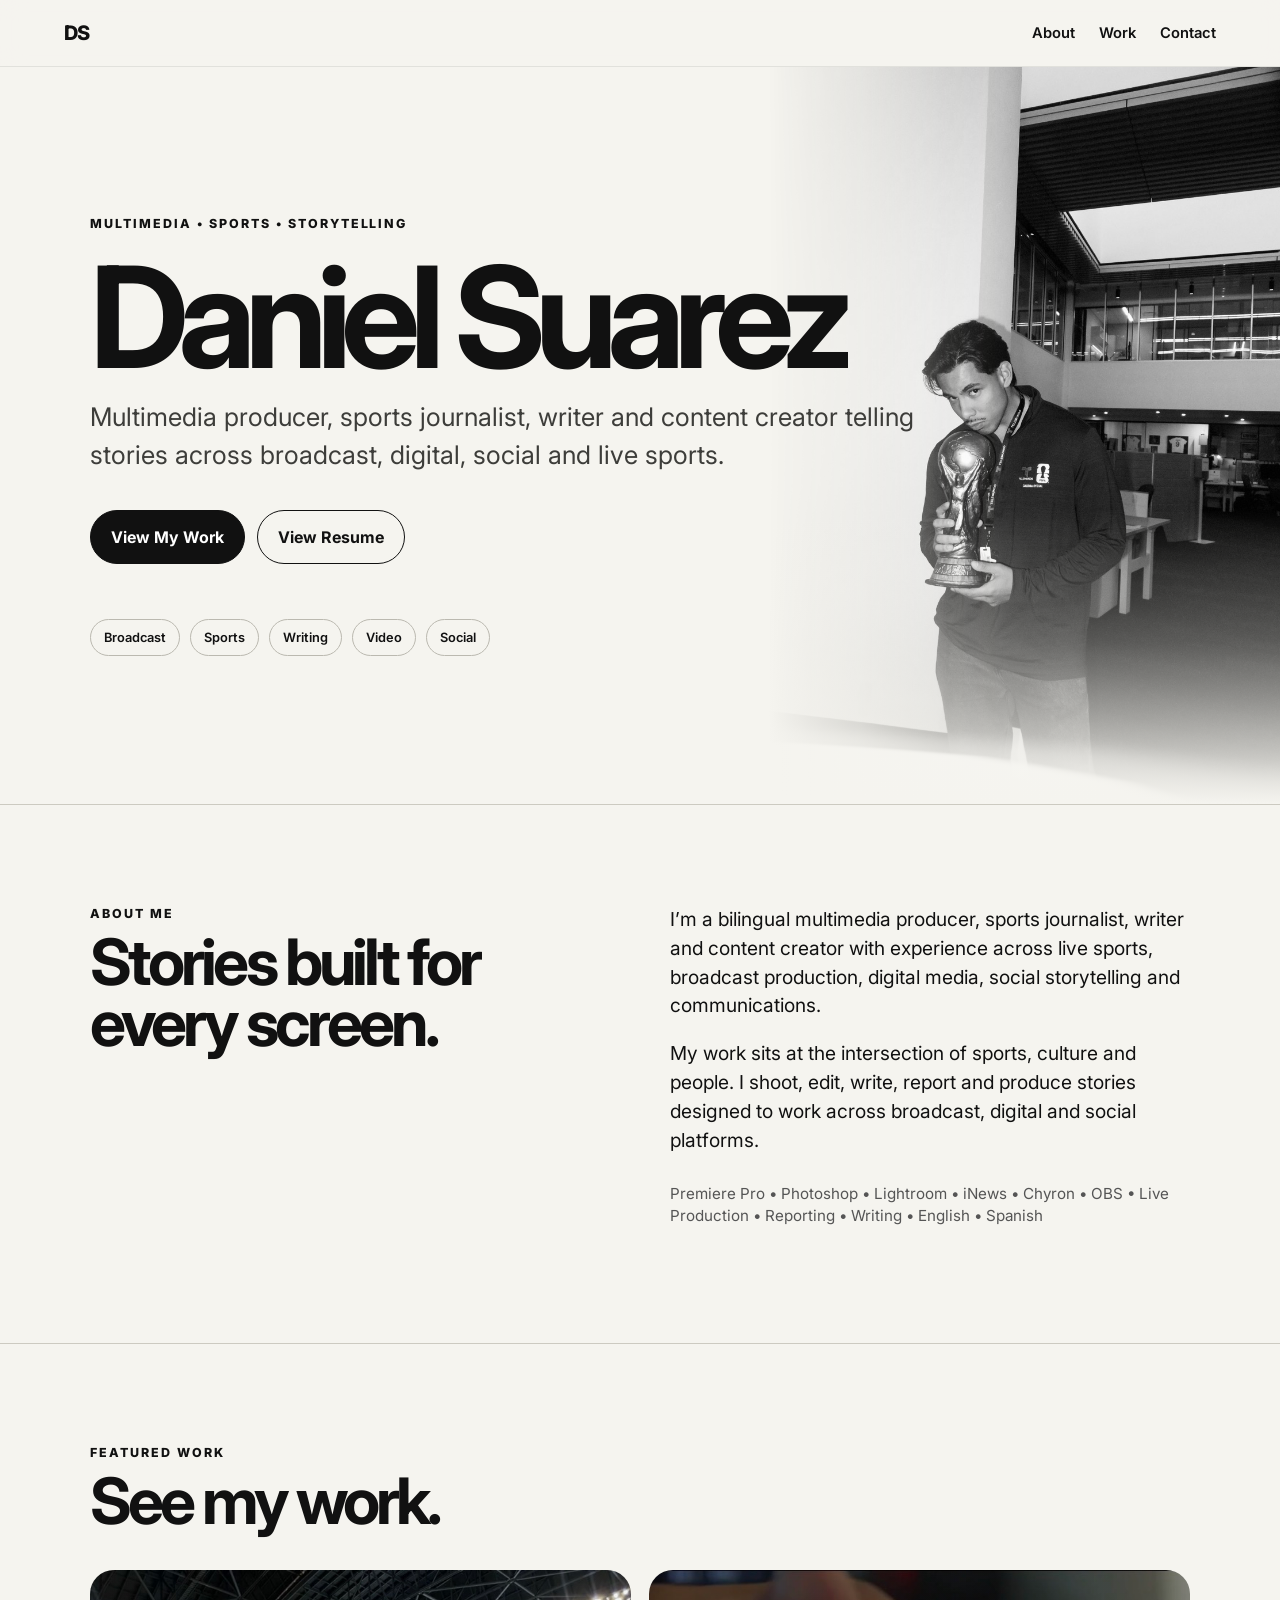
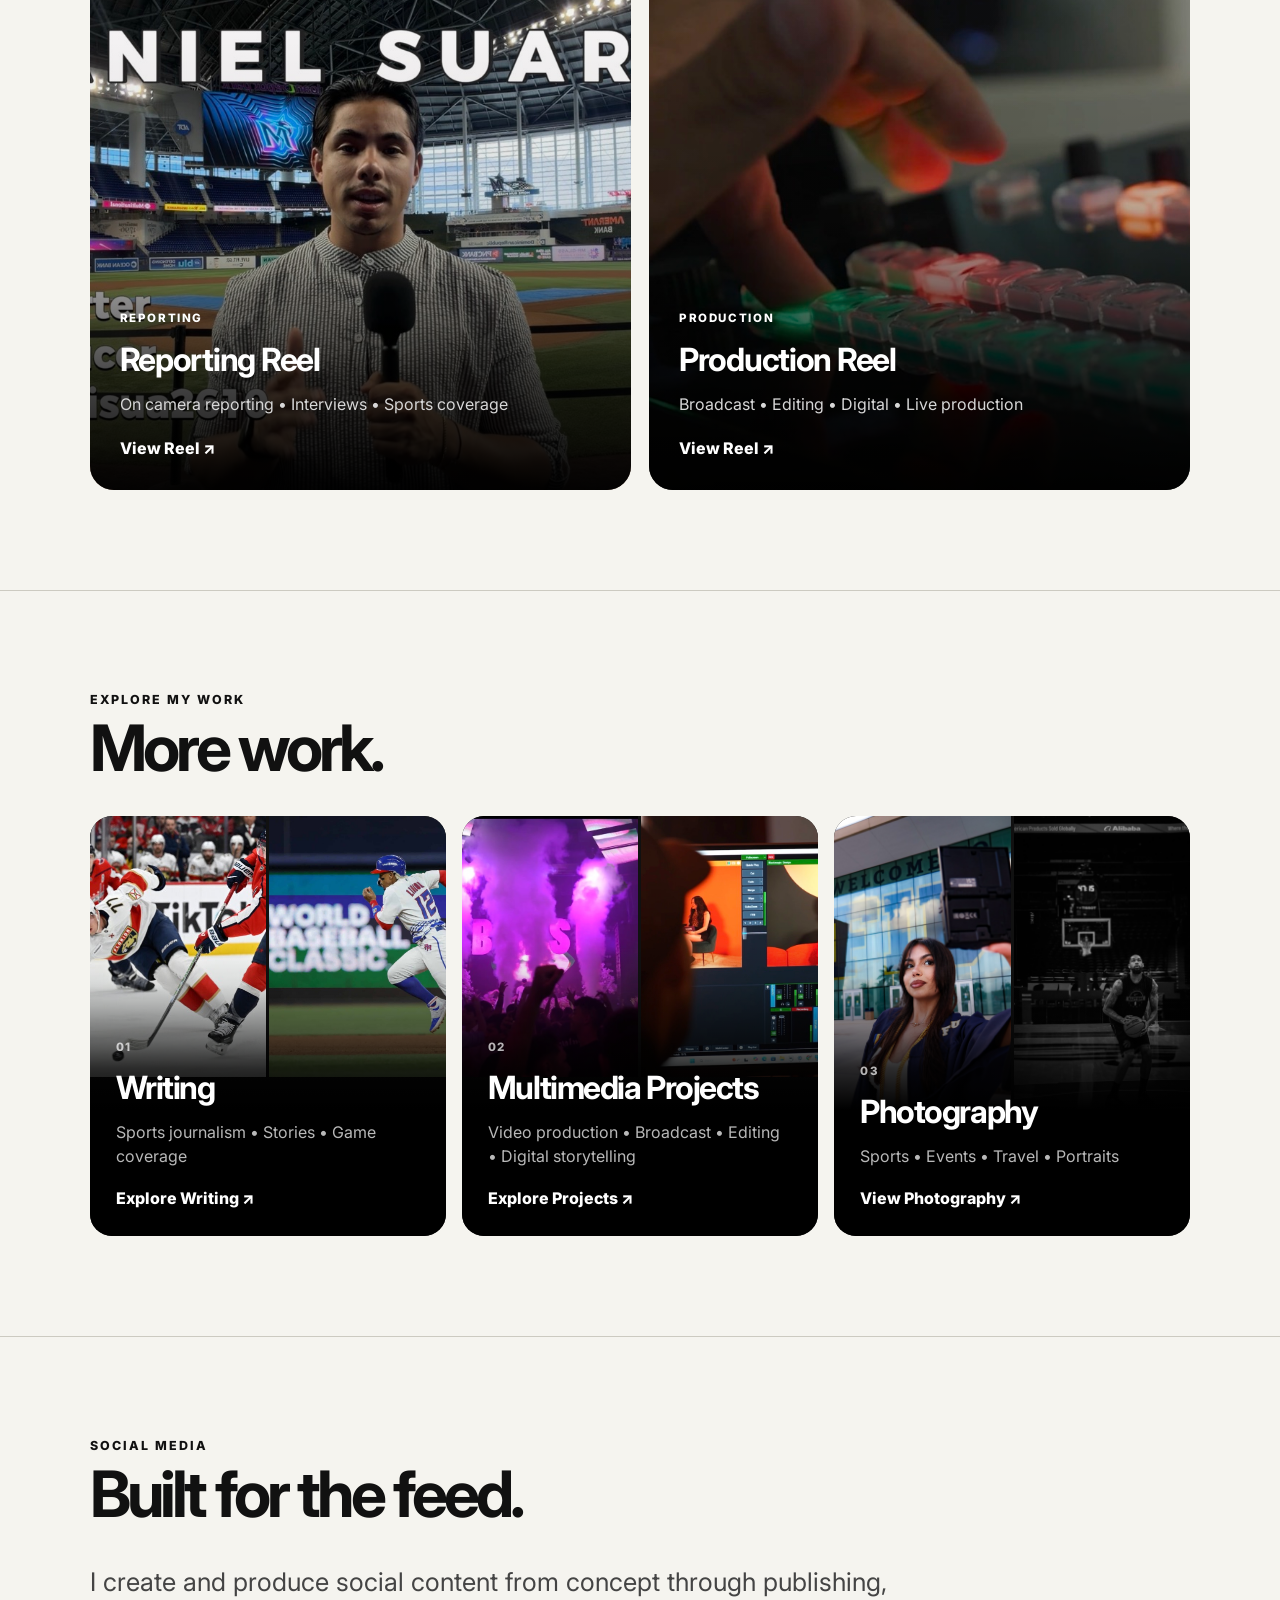
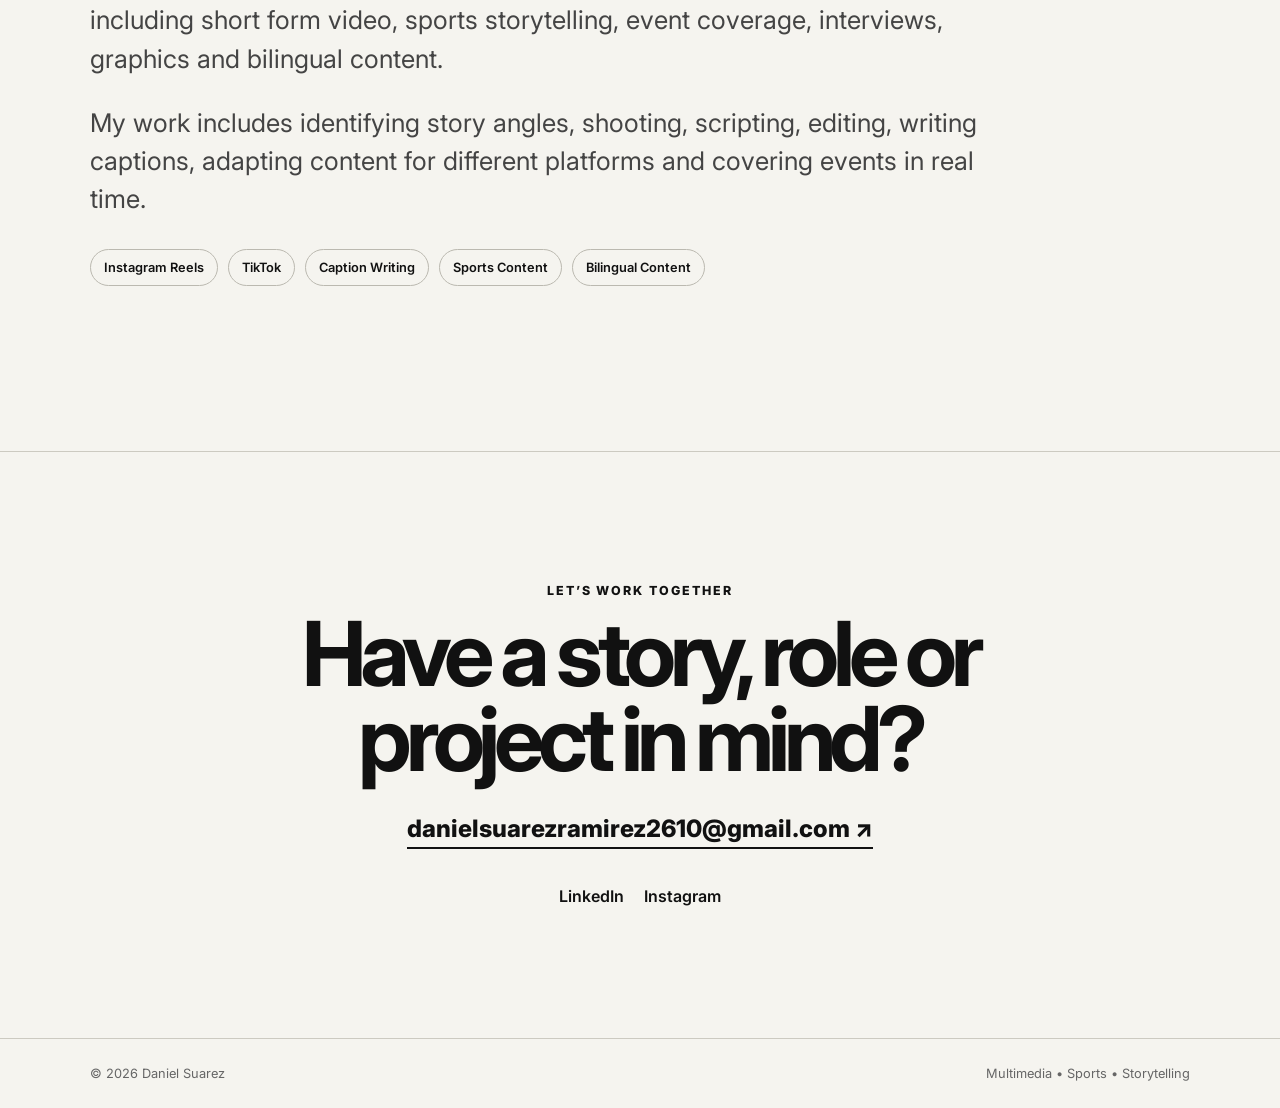
<file: index.html>
<!DOCTYPE html>
<html lang="en">
<head>
  <meta charset="UTF-8">
  <meta name="viewport" content="width=device-width, initial-scale=1.0">
  <meta name="description" content="Daniel Suarez multimedia producer, sports journalist, writer and content creator portfolio.">
  <title>Daniel Suarez | Multimedia Producer & Sports Journalist</title>
  <link rel="stylesheet" href="style.css">
</head>

<body>

  <header class="site-header">
    <a href="#top" class="logo">DS</a>

    <nav aria-label="Main navigation">
      <a href="#about">About</a>
      <a href="#work">Work</a>
      <a href="#contact">Contact</a>
    </nav>
  </header>


  <main id="top">


    <!-- HERO -->

    <section class="hero">

      <div class="hero-photo">
        <img src="images/worldCup Large.jpeg" alt="Daniel Suarez">
      </div>

      <div class="eyebrow">
        MULTIMEDIA • SPORTS • STORYTELLING
      </div>

      <h1>Daniel Suarez</h1>

      <p class="hero-copy">
        Multimedia producer, sports journalist, writer and content creator
        telling stories across broadcast, digital, social and live sports.
      </p>

      <div class="hero-actions">
        <a class="btn primary" href="#work">View My Work</a>
        <a class="btn" href="resume.html">View Resume</a>
      </div>

      <div class="hero-stats">
        <span>Broadcast</span>
        <span>Sports</span>
        <span>Writing</span>
        <span>Video</span>
        <span>Social</span>
      </div>

    </section>



    <!-- ABOUT -->

    <section id="about" class="section about-grid">

      <div class="section-heading">
        <p>ABOUT ME</p>
        <h2>Stories built for every screen.</h2>
      </div>

      <div class="about-copy">

        <p>
          I’m a bilingual multimedia producer, sports journalist, writer
          and content creator with experience across live sports,
          broadcast production, digital media, social storytelling
          and communications.
        </p>

        <p>
          My work sits at the intersection of sports, culture and people.
          I shoot, edit, write, report and produce stories designed to work
          across broadcast, digital and social platforms.
        </p>

        <p class="skills">
          Premiere Pro • Photoshop • Lightroom • iNews • Chyron • OBS •
          Live Production • Reporting • Writing • English • Spanish
        </p>

      </div>

    </section>



    <!-- FEATURED WORK -->

    <section id="work" class="section">

      <div class="section-heading">
        <p>FEATURED WORK</p>
        <h2>See my work.</h2>
      </div>


      <div class="reel-feature-grid">


        <!-- REPORTING REEL -->

        <a
          class="reel-feature-card reporting-feature"
          href="reporting-reel.html"
        >

          <div class="reel-feature-overlay"></div>

          <div class="reel-feature-content">

            <span>REPORTING</span>

            <h3>Reporting Reel</h3>

            <p>
              On camera reporting • Interviews • Sports coverage
            </p>

            <div class="feature-link">
              View Reel ↗
            </div>

          </div>

        </a>



        <!-- PRODUCTION REEL -->

        <a
          class="reel-feature-card production-feature"
          href="production-reel.html"
        >

          <div class="reel-feature-overlay"></div>

          <div class="reel-feature-content">

            <span>PRODUCTION</span>

            <h3>Production Reel</h3>

            <p>
              Broadcast • Editing • Digital • Live production
            </p>

            <div class="feature-link">
              View Reel ↗
            </div>

          </div>

        </a>


      </div>

    </section>



    <!-- MORE WORK -->

    <section class="section">

      <div class="section-heading">
        <p>EXPLORE MY WORK</p>
        <h2>More work.</h2>
      </div>


      <div class="portfolio-category-grid">


        <!-- WRITING -->

        <a
          class="portfolio-category-card"
          href="writing.html"
        >

          <div class="category-images">

            <img
              src="images/PanthersinDC Large.jpeg"
              alt="Writing work preview"
            >

            <img
              src="images/PRarticle Large.jpeg"
              alt="Writing work preview"
            >

          </div>


          <div class="category-fade"></div>


          <div class="category-content">

            <span>01</span>

            <h3>Writing</h3>

            <p>
              Sports journalism • Stories • Game coverage
            </p>

            <div class="category-arrow">
              Explore Writing ↗
            </div>

          </div>

        </a>



        <!-- MULTIMEDIA PROJECTS -->

        <a
          class="portfolio-category-card"
          href="videos.html"
        >

          <div class="category-images">

            <img
              src="images/prodPreview Large.jpeg"
              alt="Multimedia project preview"
            >

            <img
              src="images/prodPreview4 Large.jpeg"
              alt="Multimedia project preview"
            >

          </div>


          <div class="category-fade"></div>


          <div class="category-content">

            <span>02</span>

            <h3>Multimedia Projects</h3>

            <p>
              Video production • Broadcast • Editing •
              Digital storytelling
            </p>

            <div class="category-arrow">
              Explore Projects ↗
            </div>

          </div>

        </a>



        <!-- PHOTOGRAPHY -->

        <a
          class="portfolio-category-card"
          href="photography.html"
        >

          <div class="category-images">

            <img
              src="images/gradFIU Large.jpeg"
              alt="Event photography preview"
            >

            <img
              src="images/ingramB&W Large.jpeg"
              alt="Basketball photography preview"
            >

          </div>


          <div class="category-fade"></div>


          <div class="category-content">

            <span>03</span>

            <h3>Photography</h3>

            <p>
              Sports • Events • Travel • Portraits
            </p>

            <div class="category-arrow">
              View Photography ↗
            </div>

          </div>

        </a>


      </div>

    </section>



    <!-- SOCIAL MEDIA -->

    <section class="section" id="social">

      <div class="section-heading">
        <p>SOCIAL MEDIA</p>
        <h2>Built for the feed.</h2>
      </div>


      <div class="social-intro">

        <p>
          I create and produce social content from concept through
          publishing, including short form video, sports storytelling,
          event coverage, interviews, graphics and bilingual content.
        </p>

        <p>
          My work includes identifying story angles, shooting,
          scripting, editing, writing captions, adapting content
          for different platforms and covering events in real time.
        </p>

      </div>


      <div class="chips">
        <span>Instagram Reels</span>
        <span>TikTok</span>
        <span>Caption Writing</span>
        <span>Sports Content</span>
        <span>Bilingual Content</span>
      </div>


      <div class="social-embed-grid">

        <blockquote
          class="instagram-media"
          data-instgrm-permalink="https://www.instagram.com/reel/DbeV1JcuPPy/"
          data-instgrm-version="14">
        </blockquote>

        <blockquote
          class="instagram-media"
          data-instgrm-permalink="https://www.instagram.com/reel/DSC-DoXEe9j/"
          data-instgrm-version="14">
        </blockquote>

        <blockquote
          class="instagram-media"
          data-instgrm-permalink="https://www.instagram.com/reel/DVgYZmkEfG2/"
          data-instgrm-version="14">
        </blockquote>

        <blockquote
          class="instagram-media"
          data-instgrm-permalink="https://www.instagram.com/reel/DWo8oNUkSpd/"
          data-instgrm-version="14">
        </blockquote>

        <blockquote
          class="instagram-media"
          data-instgrm-permalink="https://www.instagram.com/reel/DU_Lpg2Da0i/"
          data-instgrm-version="14">
        </blockquote>

        <blockquote
          class="instagram-media"
          data-instgrm-permalink="https://www.instagram.com/reel/DTk2Zshj0gD/"
          data-instgrm-version="14">
        </blockquote>

      </div>

    </section>



    <!-- CONTACT -->

    <section id="contact" class="section contact">

      <p>LET’S WORK TOGETHER</p>

      <h2>
        Have a story, role or project in mind?
      </h2>

      <a
        class="contact-link"
        href="mailto:danielsuarezramirez2610@gmail.com"
      >
        danielsuarezramirez2610@gmail.com ↗
      </a>


      <div class="contact-socials">

        <a
          href="https://www.linkedin.com/in/danisua2610/"
          target="_blank"
          rel="noopener"
        >
          LinkedIn
        </a>

        <a
          href="https://www.instagram.com/danisua2610/"
          target="_blank"
          rel="noopener"
        >
          Instagram
        </a>

      </div>

    </section>


  </main>


  <footer>

    <span>
      © <span id="year"></span> Daniel Suarez
    </span>

    <span>
      Multimedia • Sports • Storytelling
    </span>

  </footer>


  <script
    async
    src="https://www.instagram.com/embed.js">
  </script>

  <script src="script.js"></script>

</body>
</html>
</file>
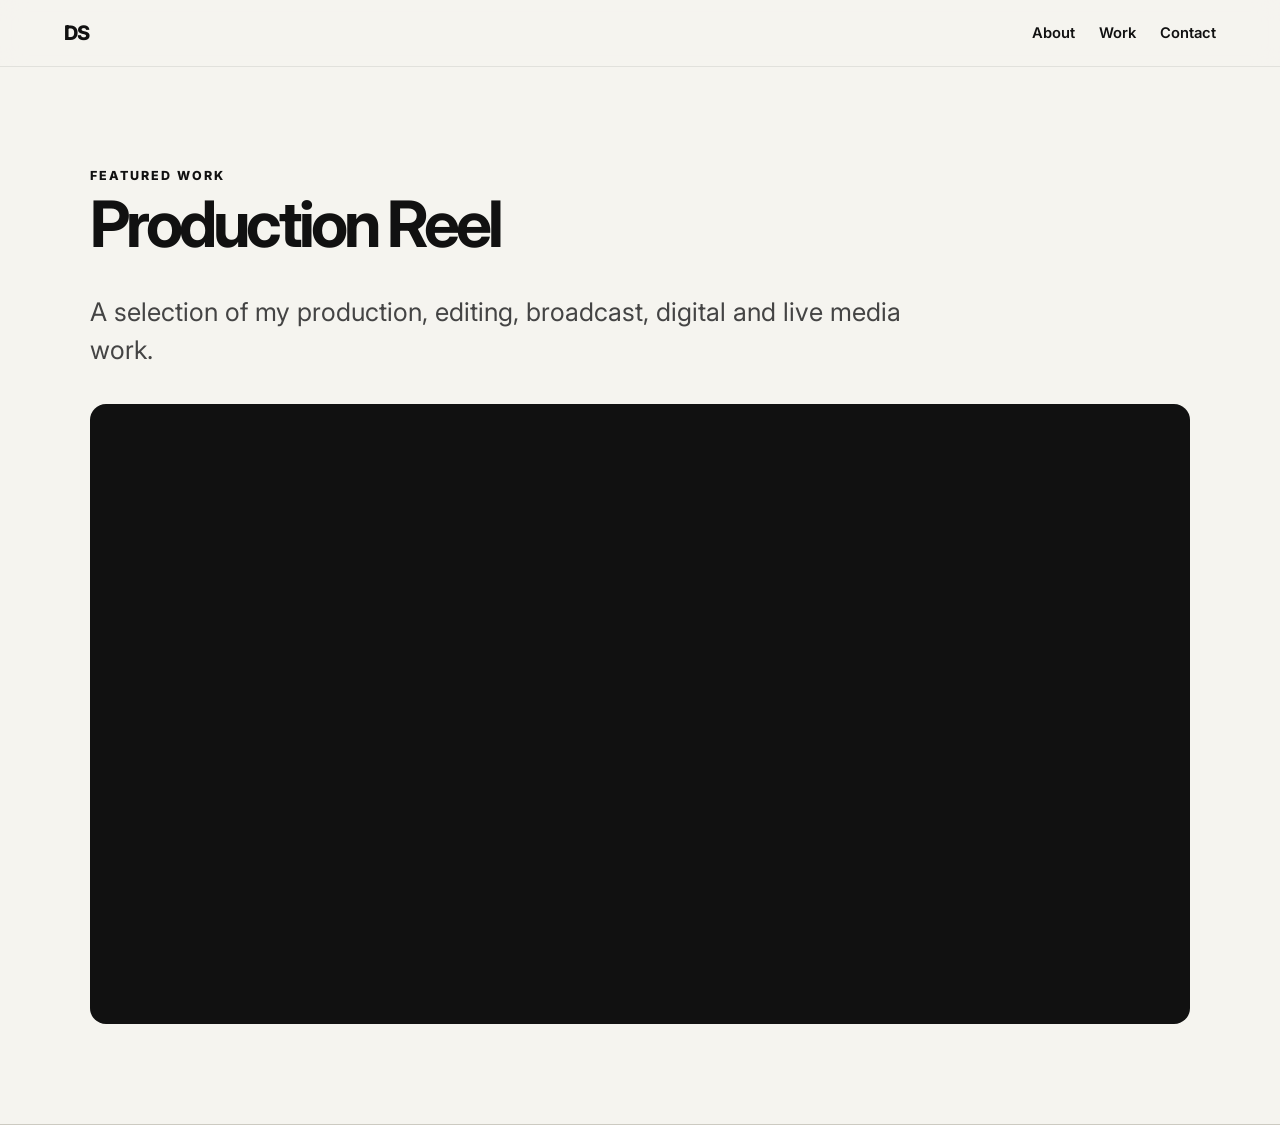
<file: production-reel.html>
<!DOCTYPE html>
<html lang="en">
<head><meta charset="UTF-8"><meta name="viewport" content="width=device-width, initial-scale=1.0"><meta name="description" content="Production reel by Daniel Suarez."><title>Production Reel | Daniel Suarez</title><link rel="stylesheet" href="style.css"></head>
<body>
  <header class="site-header"><a href="index.html" class="logo">DS</a><nav aria-label="Main navigation"><a href="index.html#about">About</a><a href="index.html#work">Work</a><a href="index.html#contact">Contact</a></nav></header>
  <main class="section"><div class="section-heading"><p>FEATURED WORK</p><h1>Production Reel</h1></div><div class="project-page-intro"><p>A selection of my production, editing, broadcast, digital and live media work.</p></div><div class="video-wrapper"><iframe src="https://www.youtube.com/embed/pRbJI_BDnzM?si=RtzOWA4Yfx-ki0pn" title="Daniel Suarez Production Reel" allow="accelerometer; autoplay; clipboard-write; encrypted-media; gyroscope; picture-in-picture; web-share" allowfullscreen></iframe></div></main>
  <script src="script.js"></script>
</body>
</html>
</file>
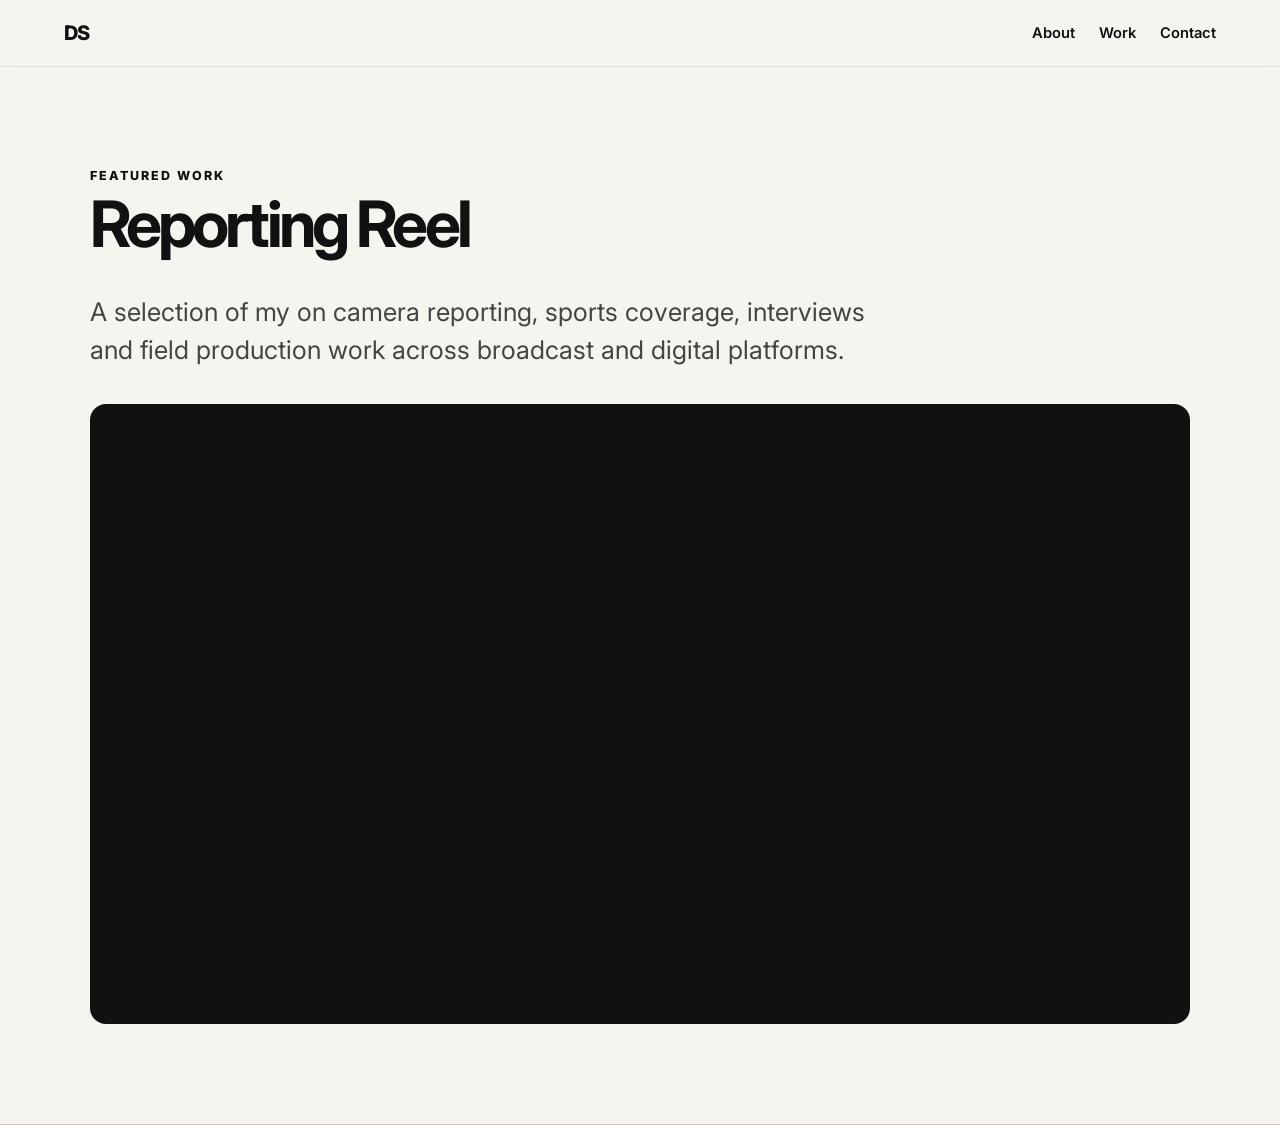
<file: reporting-reel.html>
<!DOCTYPE html>
<html lang="en">
<head><meta charset="UTF-8"><meta name="viewport" content="width=device-width, initial-scale=1.0"><meta name="description" content="Reporting reel by Daniel Suarez."><title>Reporting Reel | Daniel Suarez</title><link rel="stylesheet" href="style.css"></head>
<body>
  <header class="site-header"><a href="index.html" class="logo">DS</a><nav aria-label="Main navigation"><a href="index.html#about">About</a><a href="index.html#work">Work</a><a href="index.html#contact">Contact</a></nav></header>
  <main class="section"><div class="section-heading"><p>FEATURED WORK</p><h1>Reporting Reel</h1></div><div class="project-page-intro"><p>A selection of my on camera reporting, sports coverage, interviews and field production work across broadcast and digital platforms.</p></div><div class="video-wrapper"><iframe src="https://www.youtube.com/embed/_0iHk17B4hg?si=PIqGh22B6GD8F5ZT" title="Daniel Suarez Reporting Reel" allow="accelerometer; autoplay; clipboard-write; encrypted-media; gyroscope; picture-in-picture; web-share" allowfullscreen></iframe></div></main>
  <script src="script.js"></script>
</body>
</html>
</file>
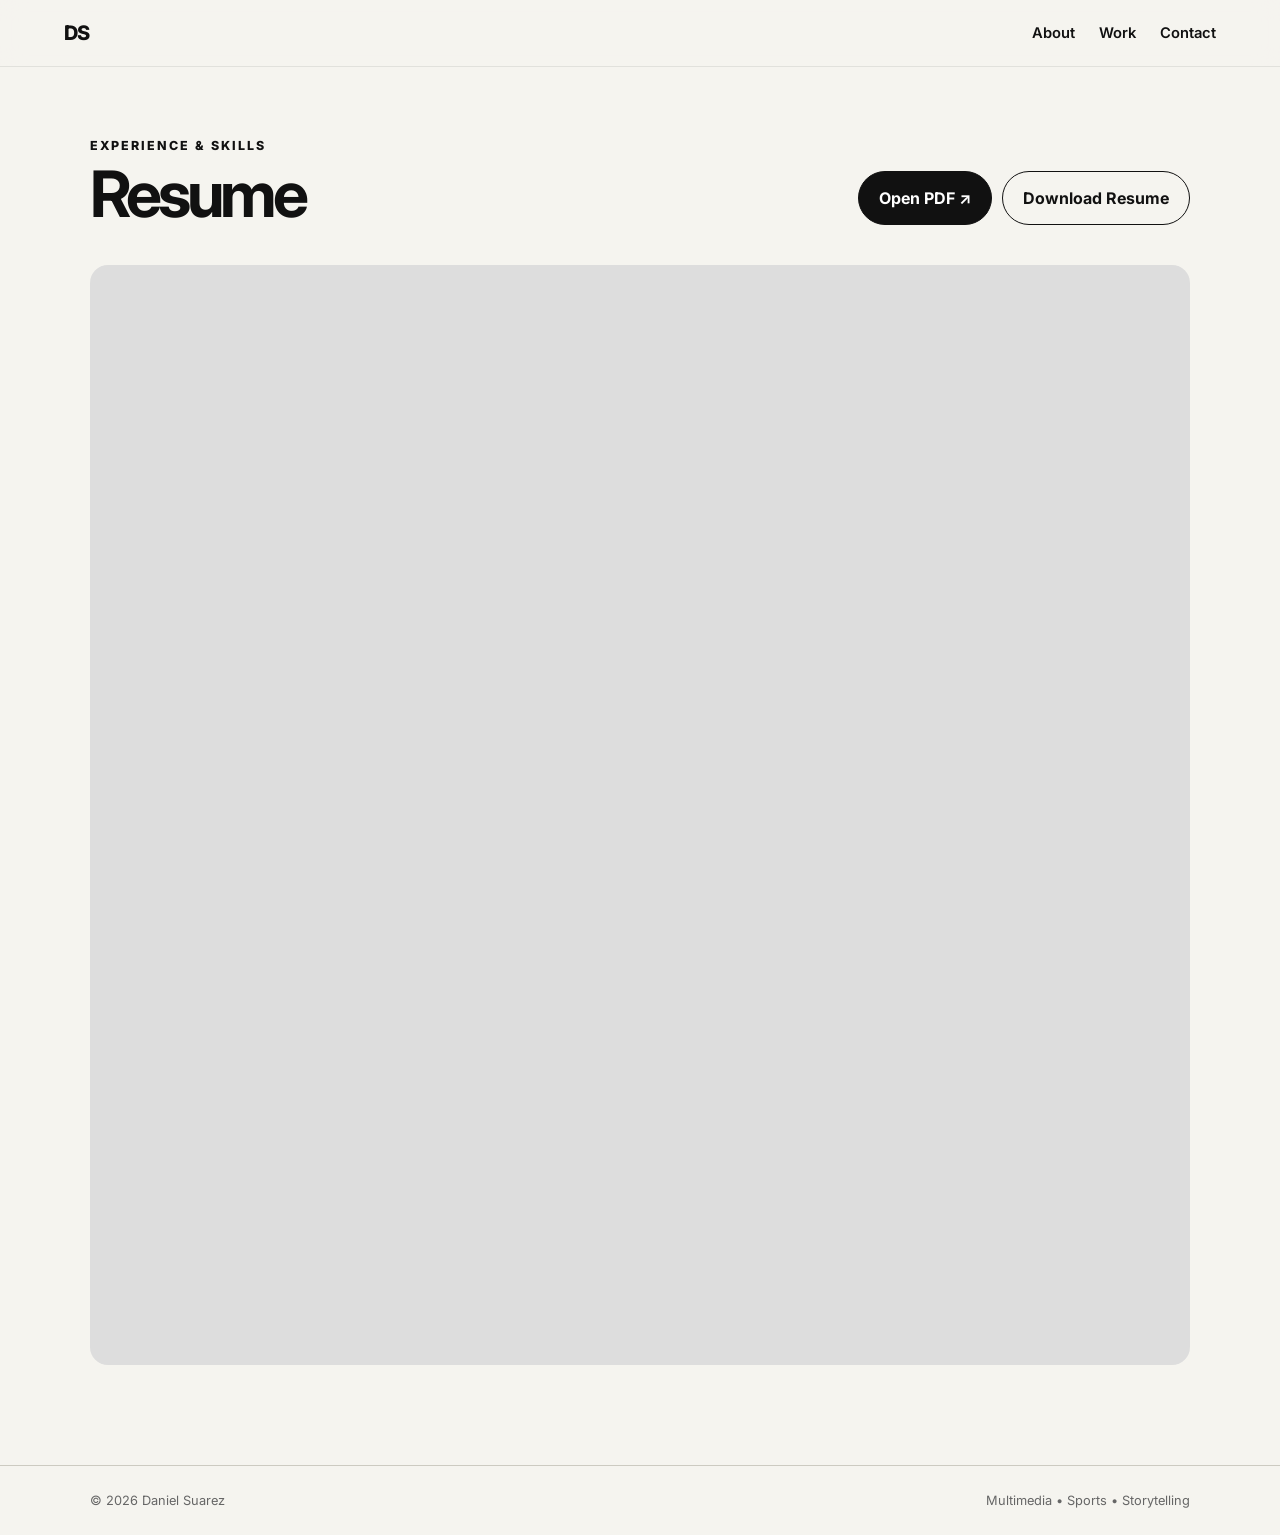
<file: resume.html>
<!DOCTYPE html>
<html lang="en">

<head>
  <meta charset="UTF-8">

  <meta name="viewport" content="width=device-width, initial-scale=1.0">

  <meta
    name="description"
    content="Resume of Daniel Suarez, multimedia producer, sports journalist, writer and content creator."
  >

  <title>Resume | Daniel Suarez</title>

  <link rel="stylesheet" href="style.css">
</head>


<body>

  <!-- HEADER -->

  <header class="site-header">

    <a href="index.html" class="logo">DS</a>

    <nav aria-label="Main navigation">
      <a href="index.html#about">About</a>
      <a href="index.html#work">Work</a>
      <a href="index.html#contact">Contact</a>
    </nav>

  </header>


  <!-- RESUME -->

  <main class="section resume-page">

    <div class="resume-heading">

      <div class="section-heading">
        <p>EXPERIENCE & SKILLS</p>
        <h1>Resume</h1>
      </div>


      <div class="resume-actions">

        <a
          class="btn primary"
          href="resume.pdf"
          target="_blank"
          rel="noopener"
        >
          Open PDF ↗
        </a>

        <a
          class="btn"
          href="resume.pdf"
          download
        >
          Download Resume
        </a>

      </div>

    </div>


    <!-- EMBEDDED PDF -->

    <div class="resume-viewer">

      <iframe
        src="resume.pdf"
        title="Daniel Suarez Resume"
      ></iframe>

    </div>

  </main>


  <footer>

    <span>
      © <span id="year"></span> Daniel Suarez
    </span>

    <span>
      Multimedia • Sports • Storytelling
    </span>

  </footer>


  <script src="script.js"></script>

</body>

</html>
</file>
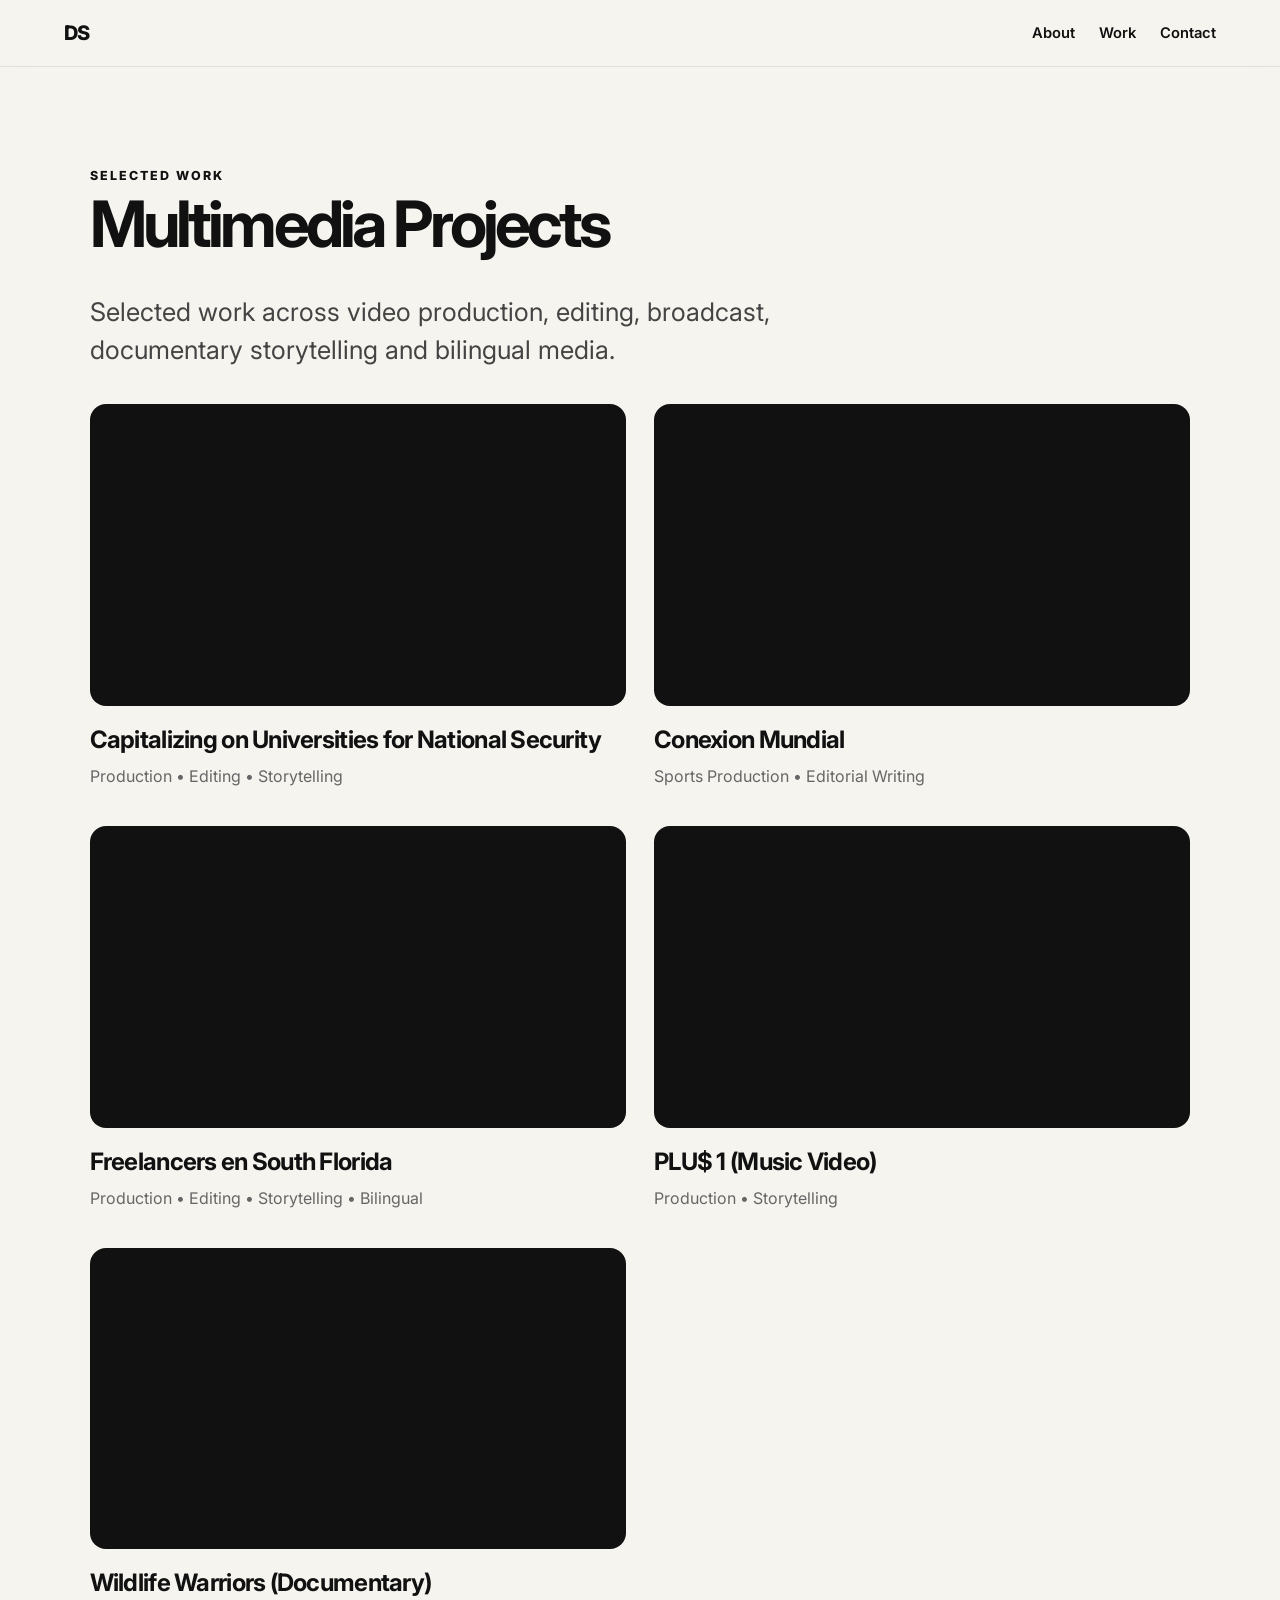
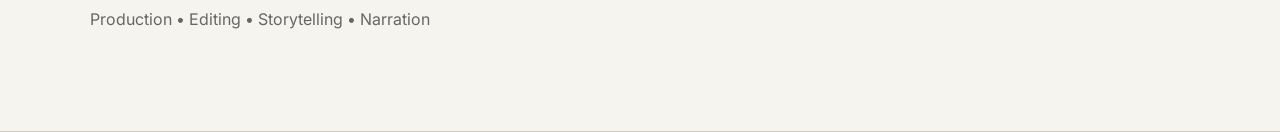
<file: videos.html>
<!DOCTYPE html>
<html lang="en">
<head>
  <meta charset="UTF-8">
  <meta name="viewport" content="width=device-width, initial-scale=1.0">
  <meta name="description" content="Multimedia and video production work by Daniel Suarez.">
  <title>Multimedia Projects | Daniel Suarez</title>
  <link rel="stylesheet" href="style.css">
</head>
<body>
  <header class="site-header"><a href="index.html" class="logo">DS</a><nav aria-label="Main navigation"><a href="index.html#about">About</a><a href="index.html#work">Work</a><a href="index.html#contact">Contact</a></nav></header>
  <main class="section">
    <div class="section-heading"><p>SELECTED WORK</p><h1>Multimedia Projects</h1></div>
    <div class="project-page-intro"><p>Selected work across video production, editing, broadcast, documentary storytelling and bilingual media.</p></div>
    <div class="video-project-grid">
      <article class="video-card"><div class="video-wrapper"><iframe src="https://www.youtube.com/embed/iixMTYRM2Zg" title="Capitalizing on Universities for National Security" allow="accelerometer; autoplay; clipboard-write; encrypted-media; gyroscope; picture-in-picture; web-share" allowfullscreen></iframe></div><h3>Capitalizing on Universities for National Security</h3><p>Production • Editing • Storytelling</p></article>
      <article class="video-card"><div class="video-wrapper"><iframe src="https://www.youtube.com/embed/p6VVxiCy_3w" title="Conexion Mundial" allow="accelerometer; autoplay; clipboard-write; encrypted-media; gyroscope; picture-in-picture; web-share" allowfullscreen></iframe></div><h3>Conexion Mundial</h3><p>Sports Production • Editorial Writing</p></article>
      <article class="video-card"><div class="video-wrapper"><iframe src="https://www.youtube.com/embed/6cM6MoEXSOs" title="Freelancers en South Florida" allow="accelerometer; autoplay; clipboard-write; encrypted-media; gyroscope; picture-in-picture; web-share" allowfullscreen></iframe></div><h3>Freelancers en South Florida</h3><p>Production • Editing • Storytelling • Bilingual</p></article>
      <article class="video-card"><div class="video-wrapper"><iframe src="https://www.youtube.com/embed/HVDngb8EWqs" title="PLU$ 1 Music Video" allow="accelerometer; autoplay; clipboard-write; encrypted-media; gyroscope; picture-in-picture; web-share" allowfullscreen></iframe></div><h3>PLU$ 1 (Music Video)</h3><p>Production • Storytelling</p></article>
      <article class="video-card"><div class="video-wrapper"><iframe src="https://www.youtube.com/embed/zhlRXNViwek" title="Wildlife Warriors Documentary" allow="accelerometer; autoplay; clipboard-write; encrypted-media; gyroscope; picture-in-picture; web-share" allowfullscreen></iframe></div><h3>Wildlife Warriors (Documentary)</h3><p>Production • Editing • Storytelling • Narration</p></article>
    </div>
  </main>
  <script src="script.js"></script>
</body>
</html>
</file>
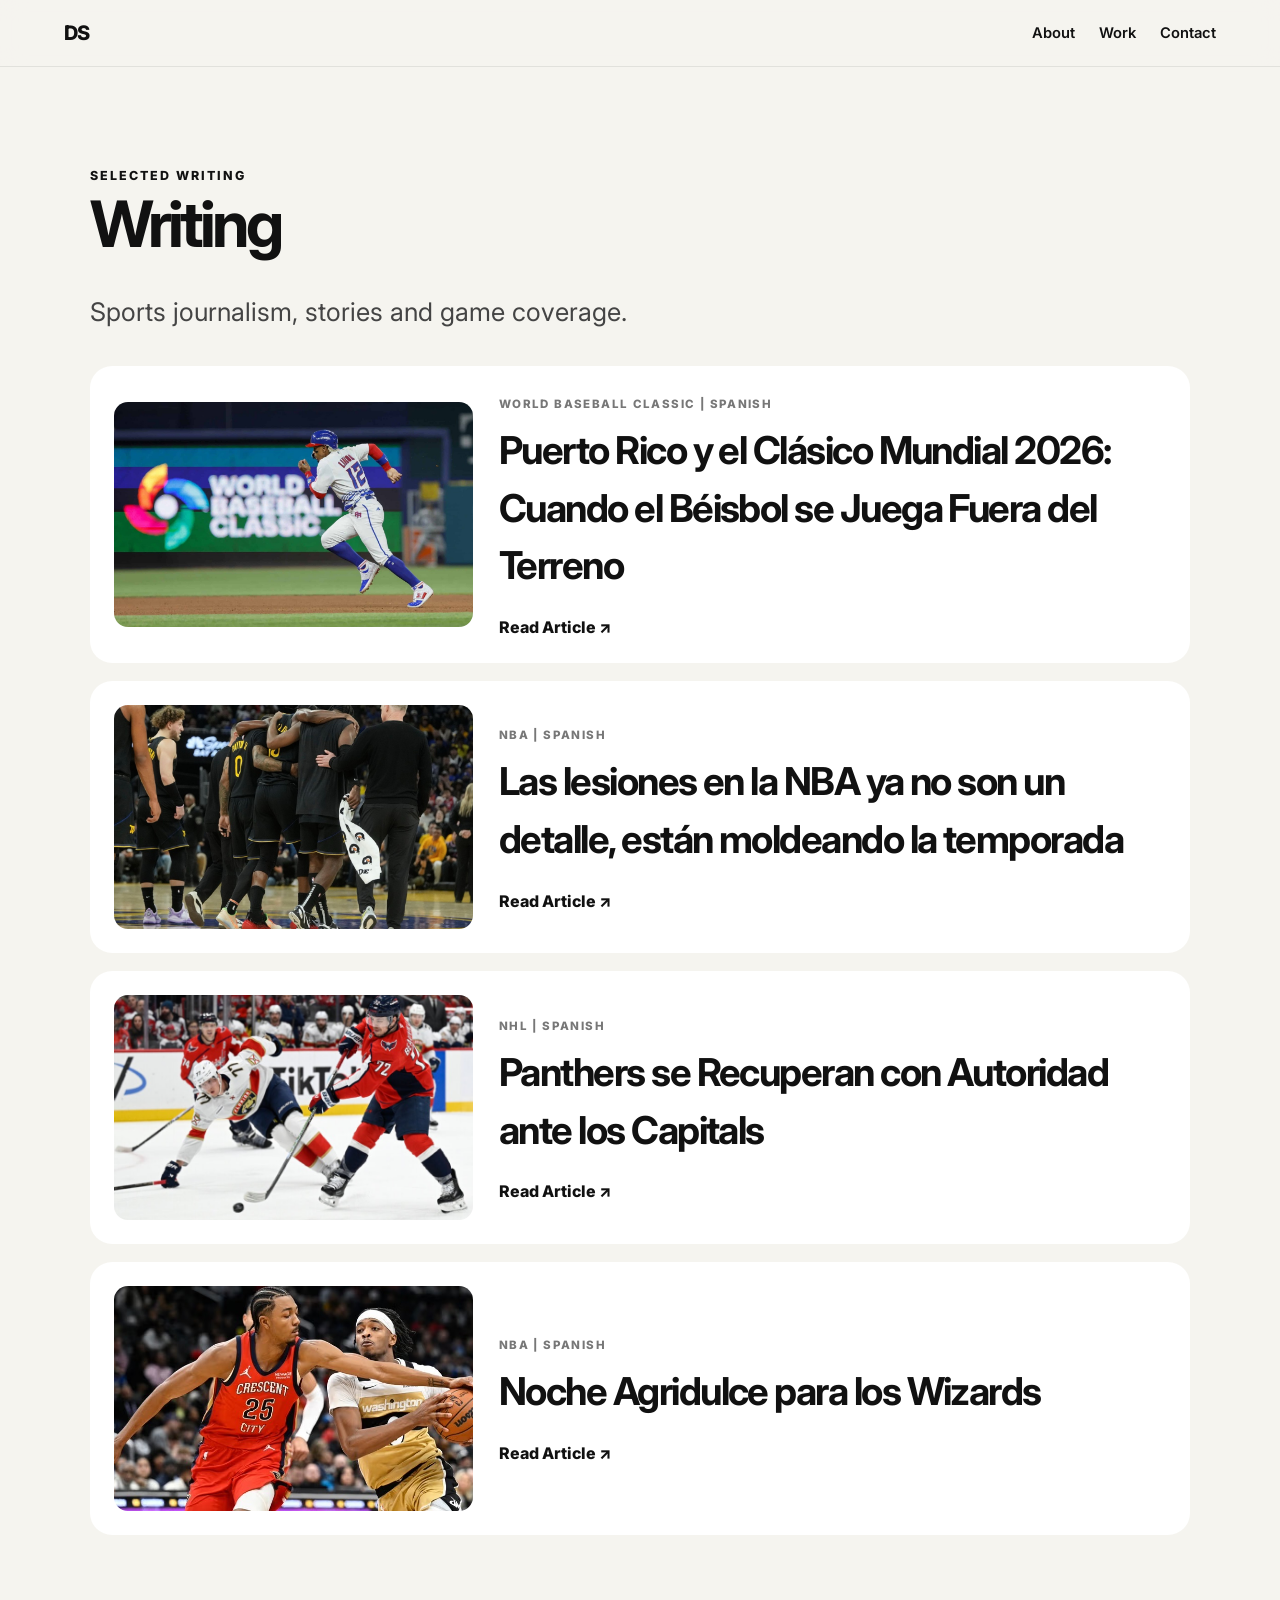
<file: writing.html>
<!DOCTYPE html>
<html lang="en">

<head>

  <meta charset="UTF-8">

  <meta
    name="viewport"
    content="width=device-width, initial-scale=1.0"
  >

  <meta
    name="description"
    content="Selected writing by Daniel Suarez."
  >

  <title>
    Writing | Daniel Suarez
  </title>

  <link
    rel="stylesheet"
    href="style.css"
  >

</head>


<body>


  <header class="site-header">

    <a
      href="index.html"
      class="logo"
    >
      DS
    </a>


    <nav aria-label="Main navigation">

      <a href="index.html#about">
        About
      </a>

      <a href="index.html#work">
        Work
      </a>

      <a href="index.html#contact">
        Contact
      </a>

    </nav>

  </header>



  <main class="section">


    <div class="section-heading">

      <p>
        SELECTED WRITING
      </p>

      <h1>
        Writing
      </h1>

    </div>


    <div class="project-page-intro">

      <p>
        Sports journalism, stories and game coverage.
      </p>

    </div>



    <div class="writing-grid">


      <!-- PUERTO RICO -->

      <article class="writing-card">

        <img
          src="images/PRarticle Large.jpeg"
          alt="Article preview"
        >

        <div>

          <span>
            WORLD BASEBALL CLASSIC | SPANISH
          </span>

          <h2>
            Puerto Rico y el Clásico Mundial 2026:
            Cuando el Béisbol se Juega Fuera del Terreno
          </h2>

          <a
            href="https://culturasports.com/beisbol/puerto-rico-y-el-clasico-mundial-2026-cuando-el-beisbol-se-juega-fuera-del-terreno/"
            target="_blank"
            rel="noopener"
          >
            Read Article ↗
          </a>

        </div>

      </article>



      <!-- NBA INJURIES -->

      <article class="writing-card">

        <img
          src="images/NBAlesiones Large.jpeg"
          alt="Article preview"
        >

        <div>

          <span>
            NBA | SPANISH
          </span>

          <h2>
            Las lesiones en la NBA ya no son un detalle,
            están moldeando la temporada
          </h2>

          <a
            href="https://culturasports.com/baloncesto/las-lesiones-en-la-nba-ya-no-son-un-detalle-estan-moldeando-la-temporada/"
            target="_blank"
            rel="noopener"
          >
            Read Article ↗
          </a>

        </div>

      </article>



      <!-- PANTHERS -->

      <article class="writing-card">

        <img
          src="images/PanthersinDC Large.jpeg"
          alt="Article preview"
        >

        <div>

          <span>
            NHL | SPANISH
          </span>

          <h2>
            Panthers se Recuperan con Autoridad
            ante los Capitals
          </h2>

          <a
            href="https://culturasports.com/hockey/nhl/panthers-se-recuperan-con-autoridad-ante-los-capitals/"
            target="_blank"
            rel="noopener"
          >
            Read Article ↗
          </a>

        </div>

      </article>



      <!-- WIZARDS -->

      <article class="writing-card">

        <img
          src="images/Wizards Large.jpeg"
          alt="Article preview"
        >

        <div>

          <span>
            NBA | SPANISH
          </span>

          <h2>
            Noche Agridulce para los Wizards
          </h2>

          <a
            href="https://culturasports.com/baloncesto/nba/noche-agridulce-para-los-wizards/"
            target="_blank"
            rel="noopener"
          >
            Read Article ↗
          </a>

        </div>

      </article>


    </div>

  </main>


  <script src="script.js"></script>


</body>
</html>
</file>
<file: style.css>
@import url('https://fonts.googleapis.com/css2?family=Inter:wght@400;500;600;700;800&display=swap');


/* =========================================================
   1. GLOBAL
   ========================================================= */

* {
  box-sizing: border-box;
}

html {
  scroll-behavior: smooth;
}

body {
  margin: 0;
  font-family: 'Inter', sans-serif;
  background: #f5f4ef;
  color: #111;
  line-height: 1.5;
}

img {
  display: block;
  max-width: 100%;
}

a {
  color: inherit;
  text-decoration: none;
}

button {
  font: inherit;
}


/* =========================================================
   2. HEADER / NAVIGATION
   ========================================================= */

.site-header {
  position: sticky;
  top: 0;
  z-index: 50;

  display: flex;
  justify-content: space-between;
  align-items: center;

  padding: 18px 5vw;

  background: rgba(245, 244, 239, 0.92);
  backdrop-filter: blur(12px);

  border-bottom: 1px solid rgba(0, 0, 0, 0.08);
}

.logo {
  font-size: 1.25rem;
  font-weight: 800;
  letter-spacing: -0.06em;
}

.site-header nav {
  display: flex;
  gap: 24px;

  font-size: 0.92rem;
  font-weight: 600;
}

.site-header nav a:hover {
  opacity: 0.6;
}


/* =========================================================
   3. GENERAL SECTIONS
   ========================================================= */

.section {
  padding: 100px 7vw;
  border-bottom: 1px solid #cccac1;
}

.section-heading {
  margin-bottom: 38px;
}

.section-heading p,
.eyebrow,
.contact > p {
  margin: 0 0 8px;

  font-size: 0.78rem;
  font-weight: 800;
  letter-spacing: 0.16em;
}

.section-heading h1,
.section-heading h2 {
  margin: 0;

  font-size: clamp(2.5rem, 5vw, 5.5rem);
  line-height: 0.95;
  letter-spacing: -0.06em;
}


/* =========================================================
   4. HERO
   ========================================================= */

.hero {
  position: relative;
  overflow: hidden;

  min-height: 82vh;

  display: flex;
  flex-direction: column;
  justify-content: center;

  padding: 80px 7vw;

  border-bottom: 1px solid #cccac1;
}

.hero h1 {
  margin: 14px 0 18px;

  font-size: clamp(4.2rem, 11vw, 9.5rem);
  line-height: 0.88;
  letter-spacing: -0.075em;
}

.hero-copy {
  max-width: 850px;
  margin: 0;

  font-size: clamp(1.3rem, 2vw, 2rem);
  color: #3d3d3a;
}

.hero-actions {
  display: flex;
  flex-wrap: wrap;
  gap: 12px;

  margin-top: 35px;
}

.btn {
  padding: 14px 20px;

  border: 1px solid #111;
  border-radius: 999px;

  font-weight: 700;

  transition: transform 0.2s ease;
}

.btn:hover {
  transform: translateY(-2px);
}

.btn.primary {
  background: #111;
  color: #fff;
}

.hero-stats {
  display: flex;
  flex-wrap: wrap;
  gap: 10px;

  margin-top: 55px;
}

.hero-stats span,
.chips span {
  padding: 8px 13px;

  border: 1px solid #bbb9b0;
  border-radius: 999px;

  font-size: 0.8rem;
  font-weight: 600;
}

/* =========================================================
   HERO PHOTO
   ========================================================= */

.hero-photo {
  position: absolute;

  top: 0;
  right: 0;
  bottom: 0;

  width: 40%;

  z-index: 0;

  pointer-events: none;
}

.hero-photo img {
  width: 100%;
  height: 100%;

  object-fit: cover;
  object-position: center center;

  /*
    This fades the photo toward the LEFT
    and also slightly toward the BOTTOM.
  */

  -webkit-mask-image:
    linear-gradient(
      to left,
      rgba(0, 0, 0, 1) 50%,
      rgba(0, 0, 0, 0.85) 65%,
      rgba(0, 0, 0, 0.35) 82%,
      rgba(0, 0, 0, 0) 100%
    );

  mask-image:
    linear-gradient(
      to left,
      rgba(0, 0, 0, 1) 50%,
      rgba(0, 0, 0, 0.85) 65%,
      rgba(0, 0, 0, 0.35) 82%,
      rgba(0, 0, 0, 0) 100%
    );
}
.hero > *:not(.hero-photo) {
  position: relative;
  z-index: 2;
}
.hero-photo::after {
  content: "";

  position: absolute;
  inset: 0;

  background: linear-gradient(
    to bottom,
    rgba(245, 244, 239, 0) 60%,
    rgba(245, 244, 239, 0.35) 78%,
    rgba(245, 244, 239, 1) 100%
  );
}
.hero-photo img {
  filter: grayscale(100%);
}

/* =========================================================
   5. ABOUT
   ========================================================= */

.about-grid {
  display: grid;
  grid-template-columns: 1fr 1fr;
  gap: 60px;
}

.about-copy {
  font-size: 1.2rem;
}

.about-copy p:first-child {
  margin-top: 0;
}

.skills {
  margin-top: 28px;

  font-size: 0.95rem;
  color: #555;
}


/* =========================================================
   6. FEATURED REELS
   ========================================================= */

.reel-feature-grid {
  display: grid;
  grid-template-columns: repeat(2, 1fr);
  gap: 18px;
}

.reel-feature-card {
  position: relative;

  min-height: 520px;

  overflow: hidden;

  border-radius: 24px;

  background-size: cover;
  background-position: center;

  color: #fff;

  transition: transform 0.25s ease;
}

.reel-feature-card:hover {
  transform: translateY(-6px);
}


/* Reporting Reel Image */

.reporting-feature {
  background-image: url("images/reportPreview12 Large.jpeg");
}


/* Production Reel Image */

.production-feature {
  background-image: url("images/prodPreview2 Large.jpeg");
}


/* Dark fade over reel images */

.reel-feature-overlay {
  position: absolute;
  inset: 0;

  background: linear-gradient(
    to bottom,
    rgba(0, 0, 0, 0.04) 10%,
    rgba(0, 0, 0, 0.12) 45%,
    rgba(0, 0, 0, 0.72) 78%,
    rgba(0, 0, 0, 0.96) 100%
  );
}

.reel-feature-content {
  position: absolute;

  left: 30px;
  right: 30px;
  bottom: 30px;

  z-index: 2;
}

.reel-feature-content span {
  font-size: 0.72rem;
  font-weight: 800;
  letter-spacing: 0.14em;
}

.reel-feature-content h3 {
  margin: 8px 0;

  font-size: 2rem;
  letter-spacing: -0.04em;
}

.reel-feature-content p {
  margin: 0;
  color: #d7d7d7;
}

.feature-link {
  margin-top: 20px;
  font-weight: 800;
}


/* =========================================================
   7. MORE WORK CATEGORY CARDS
   ========================================================= */

.portfolio-category-grid {
  display: grid;
  grid-template-columns: repeat(3, 1fr);
  gap: 16px;
}


/* Individual Card */

.portfolio-category-card {
  position: relative;

  min-height: 420px;

  overflow: hidden;

  border-radius: 22px;

  background: #111;
  color: white;

  transition: transform 0.25s ease;
}

.portfolio-category-card:hover {
  transform: translateY(-6px);
}


/* =========================================================
   TWO PHOTO PREVIEW
   ========================================================= */

.category-images {
  position: absolute;

  top: 0;
  left: 0;
  right: 0;

  height: 62%;

  display: grid;
  grid-template-columns: 1fr 1fr;

  gap: 3px;
}

.category-images img {
  width: 100%;
  height: 100%;

  object-fit: cover;
}

/* =========================================================
   BLACK FADE OVER IMAGES
   ========================================================= */

.category-fade {
  position: absolute;
  inset: 0;

  z-index: 1;

  background: linear-gradient(
    to bottom,

    rgba(0, 0, 0, 0.00) 0%,
    rgba(0, 0, 0, 0.00) 30%,
    rgba(0, 0, 0, 0.12) 40%,
    rgba(0, 0, 0, 0.45) 50%,
    rgba(0, 0, 0, 0.82) 60%,
    rgba(0, 0, 0, 1) 70%
  );
}


/* =========================================================
   TEXT INSIDE CARD
   ========================================================= */

.category-content {
  position: absolute;

  left: 26px;
  right: 26px;
  bottom: 26px;

  z-index: 2;
}

.category-content > span {
  font-size: 0.72rem;
  font-weight: 800;

  letter-spacing: 0.12em;

  color: rgba(255, 255, 255, 0.7);
}

.category-content h3 {
  margin: 7px 0 8px;

  font-size: 2rem;

  letter-spacing: -0.045em;
}

.category-content p {
  max-width: 300px;

  margin: 0;

  color: rgba(255, 255, 255, 0.72);
}

.category-arrow {
  margin-top: 18px;

  font-weight: 800;

  color: white;
}

/* =========================================================
   8. SOCIAL MEDIA
   ========================================================= */

.social-intro {
  max-width: 900px;
  margin-bottom: 30px;
}

.social-intro p {
  font-size: clamp(1.2rem, 2vw, 1.8rem);
  color: #444;
}

.chips {
  display: flex;
  flex-wrap: wrap;
  gap: 10px;
}

.social-embed-grid {
  display: grid;
  grid-template-columns: repeat(3, minmax(0, 1fr));
  gap: 20px;

  align-items: start;

  margin-top: 45px;
}


/* Fix Instagram embeds inside grid */

.social-embed-grid .instagram-media {
  min-width: 0 !important;
  width: 100% !important;
  margin: 0 !important;
}


/* =========================================================
   9. CONTACT
   ========================================================= */

.contact {
  text-align: center;

  padding-top: 130px;
  padding-bottom: 130px;
}

.contact h2 {
  max-width: 900px;

  margin: 10px auto 30px;

  font-size: clamp(3rem, 7vw, 7rem);
  line-height: 0.95;
  letter-spacing: -0.07em;
}

.contact-link {
  display: inline-block;

  font-size: clamp(1.1rem, 2vw, 1.5rem);
  font-weight: 800;

  border-bottom: 2px solid #111;
}

.contact-socials {
  display: flex;
  justify-content: center;
  gap: 20px;

  margin-top: 35px;

  font-weight: 600;
}


/* =========================================================
   10. INNER PAGE INTRO
   ========================================================= */

.project-page-intro {
  max-width: 820px;
  margin-bottom: 35px;
}

.project-page-intro p {
  margin: 0;

  font-size: clamp(1.15rem, 2vw, 1.6rem);
  color: #444;
}


/* =========================================================
   11. MULTIMEDIA / VIDEO PAGE
   ========================================================= */

.video-project-grid {
  display: grid;
  grid-template-columns: repeat(2, 1fr);

  gap: 38px 28px;
}

.video-card h3 {
  margin: 16px 0 6px;

  font-size: 1.5rem;
  letter-spacing: -0.03em;
}

.video-card p {
  margin: 0;
  color: #666;
}

.video-wrapper {
  width: 100%;

  aspect-ratio: 16 / 9;

  overflow: hidden;

  border-radius: 16px;

  background: #111;
}

.video-wrapper iframe {
  width: 100%;
  height: 100%;

  border: 0;
}


/* =========================================================
   12. PHOTOGRAPHY PAGE
   ========================================================= */

.photo-gallery {
  display: grid;
  grid-template-columns: repeat(3, 1fr);

  gap: 10px;
}

.photo-gallery img {
  width: 100%;

  aspect-ratio: 1 / 1;
  object-fit: cover;

  border-radius: 10px;

  cursor: zoom-in;

  transition: transform 0.2s ease;
}

.photo-gallery img:hover {
  transform: scale(1.015);
}


/* Photography Lightbox */

.lightbox {
  position: fixed;
  inset: 0;

  z-index: 100;

  display: none;
  align-items: center;
  justify-content: center;

  padding: 40px;

  background: rgba(0, 0, 0, 0.93);
}

.lightbox.is-open {
  display: flex;
}

.lightbox img {
  max-width: 95vw;
  max-height: 90vh;

  object-fit: contain;
}

.lightbox-close {
  position: absolute;

  top: 18px;
  right: 26px;

  border: 0;

  background: transparent;
  color: #fff;

  font-size: 2.5rem;

  cursor: pointer;
}


/* =========================================================
   13. WRITING PAGE
   ========================================================= */

.writing-grid {
  display: grid;
  gap: 18px;
}

.writing-card {
  display: grid;
  grid-template-columns: minmax(220px, 0.7fr) 1.3fr;
  gap: 26px;

  align-items: center;

  padding: 24px;

  border-radius: 22px;

  background: #fff;
}

.writing-card img {
  width: 100%;

  aspect-ratio: 16 / 10;
  object-fit: cover;

  border-radius: 14px;

  background: #e9e7df;
}

.writing-card span {
  font-size: 0.72rem;
  font-weight: 800;
  letter-spacing: 0.12em;

  color: #777;
}

.writing-card h2 {
  margin: 8px 0 10px;

  font-size: clamp(1.5rem, 3vw, 2.4rem);
  letter-spacing: -0.04em;
}

.writing-card p {
  color: #666;
}

.writing-card a {
  display: inline-block;

  margin-top: 10px;

  font-weight: 800;
}


/* =========================================================
   14. FOOTER
   ========================================================= */

footer {
  display: flex;
  justify-content: space-between;

  gap: 20px;

  padding: 25px 7vw;

  font-size: 0.8rem;
  color: #666;
}


/* =========================================================
   15. TABLET
   ========================================================= */

@media (max-width: 900px) {

  .social-embed-grid {
    grid-template-columns: 1fr;
  }

}


/* =========================================================
   16. SMALL TABLET / LARGE PHONE
   ========================================================= */

@media (max-width: 800px) {

  .site-header nav {
    gap: 14px;
    font-size: 0.82rem;
  }
  .hero-photo {
  width: 70%;
  opacity: 0.28;
}

  .hero {
    min-height: 75vh;
  }


  .about-grid,
  .reel-feature-grid,
  .portfolio-category-grid,
  .video-project-grid,
  .writing-card {
    grid-template-columns: 1fr;
  }

  .resume-heading {
  flex-direction: column;
  align-items: flex-start;
  }

  .resume-viewer iframe {
  height: 800px;
  }

  .reel-feature-card {
    min-height: 420px;
  }


  .photo-gallery {
    grid-template-columns: repeat(2, 1fr);
  }

}


/* =========================================================
   17. MOBILE
   ========================================================= */

@media (max-width: 520px) {

  .site-header {
    padding: 15px 20px;
  }

  .hero-photo {
  width: 100%;
  opacity: 0.18;
}

  .hero,
  .section {
    padding-left: 22px;
    padding-right: 22px;
  }


  .hero h1 {
    font-size: 4.2rem;
  }


  .contact-link {
    overflow-wrap: anywhere;
  }

  .resume-heading {
  flex-direction: column;
  align-items: flex-start;
  }

  .resume-viewer iframe {
  height: 800px;
  }

  footer {
    flex-direction: column;

    padding-left: 22px;
    padding-right: 22px;
  }

}
/* =========================================================
   14. RESUME PAGE
   ========================================================= */

.resume-page {
  padding-top: 70px;
}

.resume-heading {
  display: flex;
  justify-content: space-between;
  align-items: flex-end;

  gap: 30px;

  margin-bottom: 40px;
}

.resume-heading .section-heading {
  margin-bottom: 0;
}

.resume-actions {
  display: flex;
  flex-wrap: wrap;

  gap: 10px;
}


/* PDF Viewer */

.resume-viewer {
  width: 100%;
  max-width: 1100px;

  margin: 0 auto;

  overflow: hidden;

  background: #ddd;
  border-radius: 18px;
}

.resume-viewer iframe {
  display: block;

  width: 100%;
  height: 1100px;

  border: 0;
}
</file>
